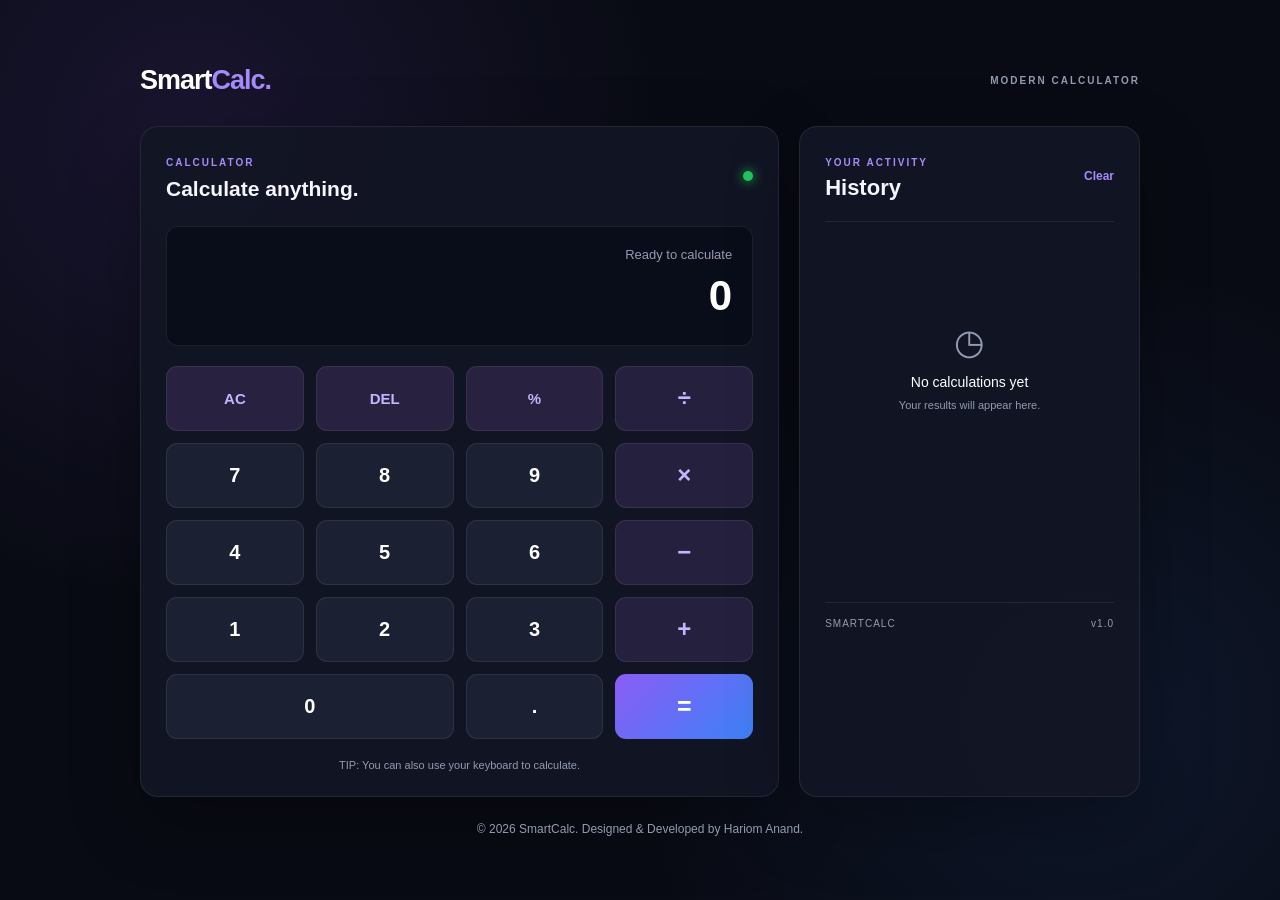
<file: Afame-Calculator/index.html>
<!DOCTYPE html>
<html lang="en">

<head>
    <meta charset="UTF-8">
    <meta name="viewport" content="width=device-width, initial-scale=1.0">

    <title>SmartCalc | Modern Calculator</title>

    <meta name="description"
        content="A modern responsive calculator with keyboard support and calculation history.">

    <link rel="stylesheet" href="style.css">
</head>

<body>

    <main class="app-container">

        <!-- Header -->
        <header class="header">
            <a href="#" class="logo">
                Smart<span>Calc.</span>
            </a>

            <span class="header-label">MODERN CALCULATOR</span>
        </header>


        <!-- Main Calculator Layout -->
        <section class="calculator-layout">

            <!-- Calculator -->
            <div class="calculator">

                <div class="calculator-top">
                    <div>
                        <span class="small-label">CALCULATOR</span>
                        <h1>Calculate anything.</h1>
                    </div>

                    <div class="status-dot"></div>
                </div>


                <!-- Display -->
                <div class="display">

                    <div class="previous-expression" id="previousExpression">
                        Ready to calculate
                    </div>

                    <input
                        type="text"
                        id="display"
                        class="display-input"
                        value="0"
                        readonly
                        aria-label="Calculator display"
                    >

                </div>


                <!-- Calculator Buttons -->
                <div class="buttons-grid">

                    <button class="btn function-btn" data-action="clear">
                        AC
                    </button>

                    <button class="btn function-btn" data-action="delete">
                        DEL
                    </button>

                    <button class="btn function-btn" data-action="percent">
                        %
                    </button>

                    <button class="btn operator-btn" data-value="/">
                        ÷
                    </button>


                    <button class="btn" data-value="7">7</button>
                    <button class="btn" data-value="8">8</button>
                    <button class="btn" data-value="9">9</button>
                    <button class="btn operator-btn" data-value="*">×</button>


                    <button class="btn" data-value="4">4</button>
                    <button class="btn" data-value="5">5</button>
                    <button class="btn" data-value="6">6</button>
                    <button class="btn operator-btn" data-value="-">−</button>


                    <button class="btn" data-value="1">1</button>
                    <button class="btn" data-value="2">2</button>
                    <button class="btn" data-value="3">3</button>
                    <button class="btn operator-btn" data-value="+">+</button>


                    <button class="btn zero-btn" data-value="0">0</button>
                    <button class="btn" data-value=".">.</button>

                    <button class="btn equal-btn" data-action="calculate">
                        =
                    </button>

                </div>


                <div class="keyboard-note">
                    TIP: You can also use your keyboard to calculate.
                </div>

            </div>


            <!-- History Panel -->
            <aside class="history-panel">

                <div class="history-header">
                    <div>
                        <span class="small-label">YOUR ACTIVITY</span>
                        <h2>History</h2>
                    </div>

                    <button id="clearHistory" class="clear-history">
                        Clear
                    </button>
                </div>


                <div id="historyList" class="history-list">

                    <div class="empty-history">
                        <div class="history-icon">◷</div>
                        <p>No calculations yet</p>
                        <span>Your results will appear here.</span>
                    </div>

                </div>

                <div class="history-footer">
                    <span>SMARTCALC</span>
                    <span>v1.0</span>
                </div>

            </aside>

        </section>


        <!-- Footer -->
        <footer class="footer">
            <p>
                © <span id="year"></span> SmartCalc.
                Designed & Developed by Hariom Anand.
            </p>
        </footer>

    </main>


    <script src="script.js"></script>

</body>
</html>
</file>
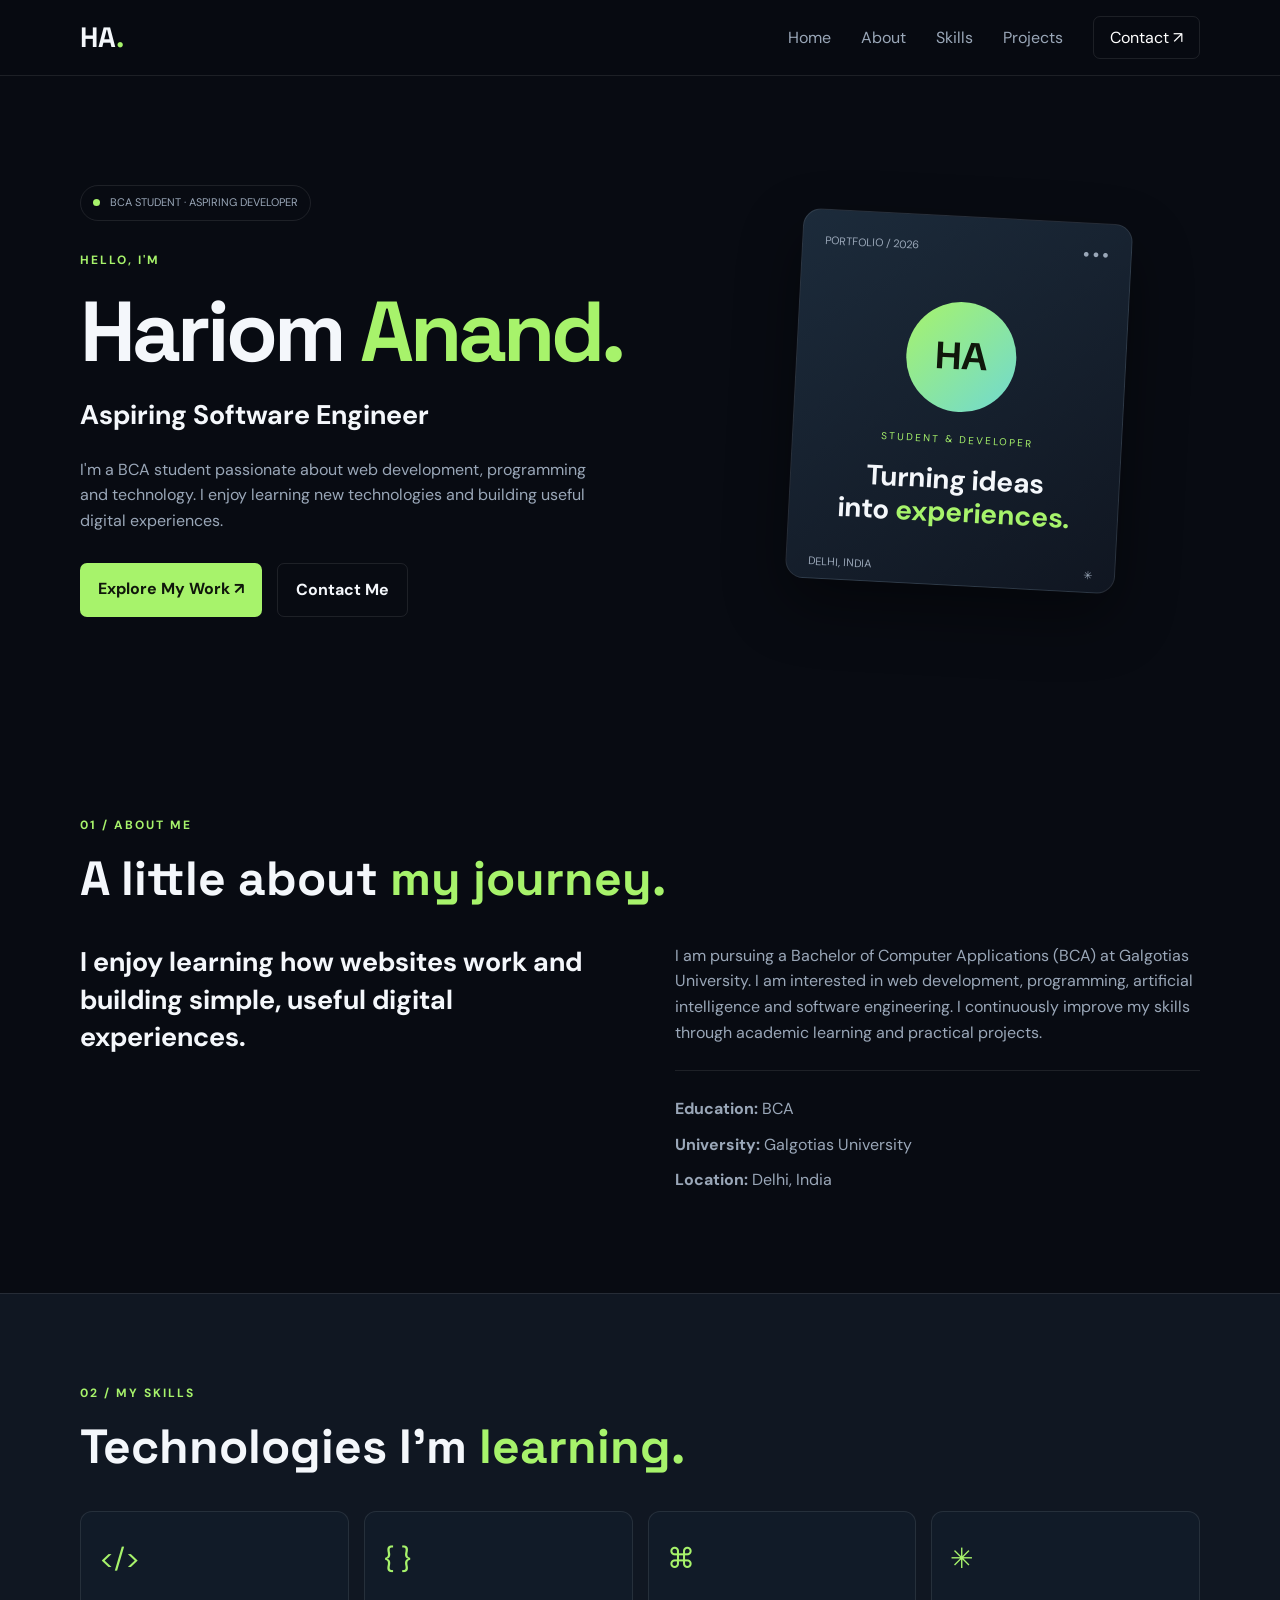
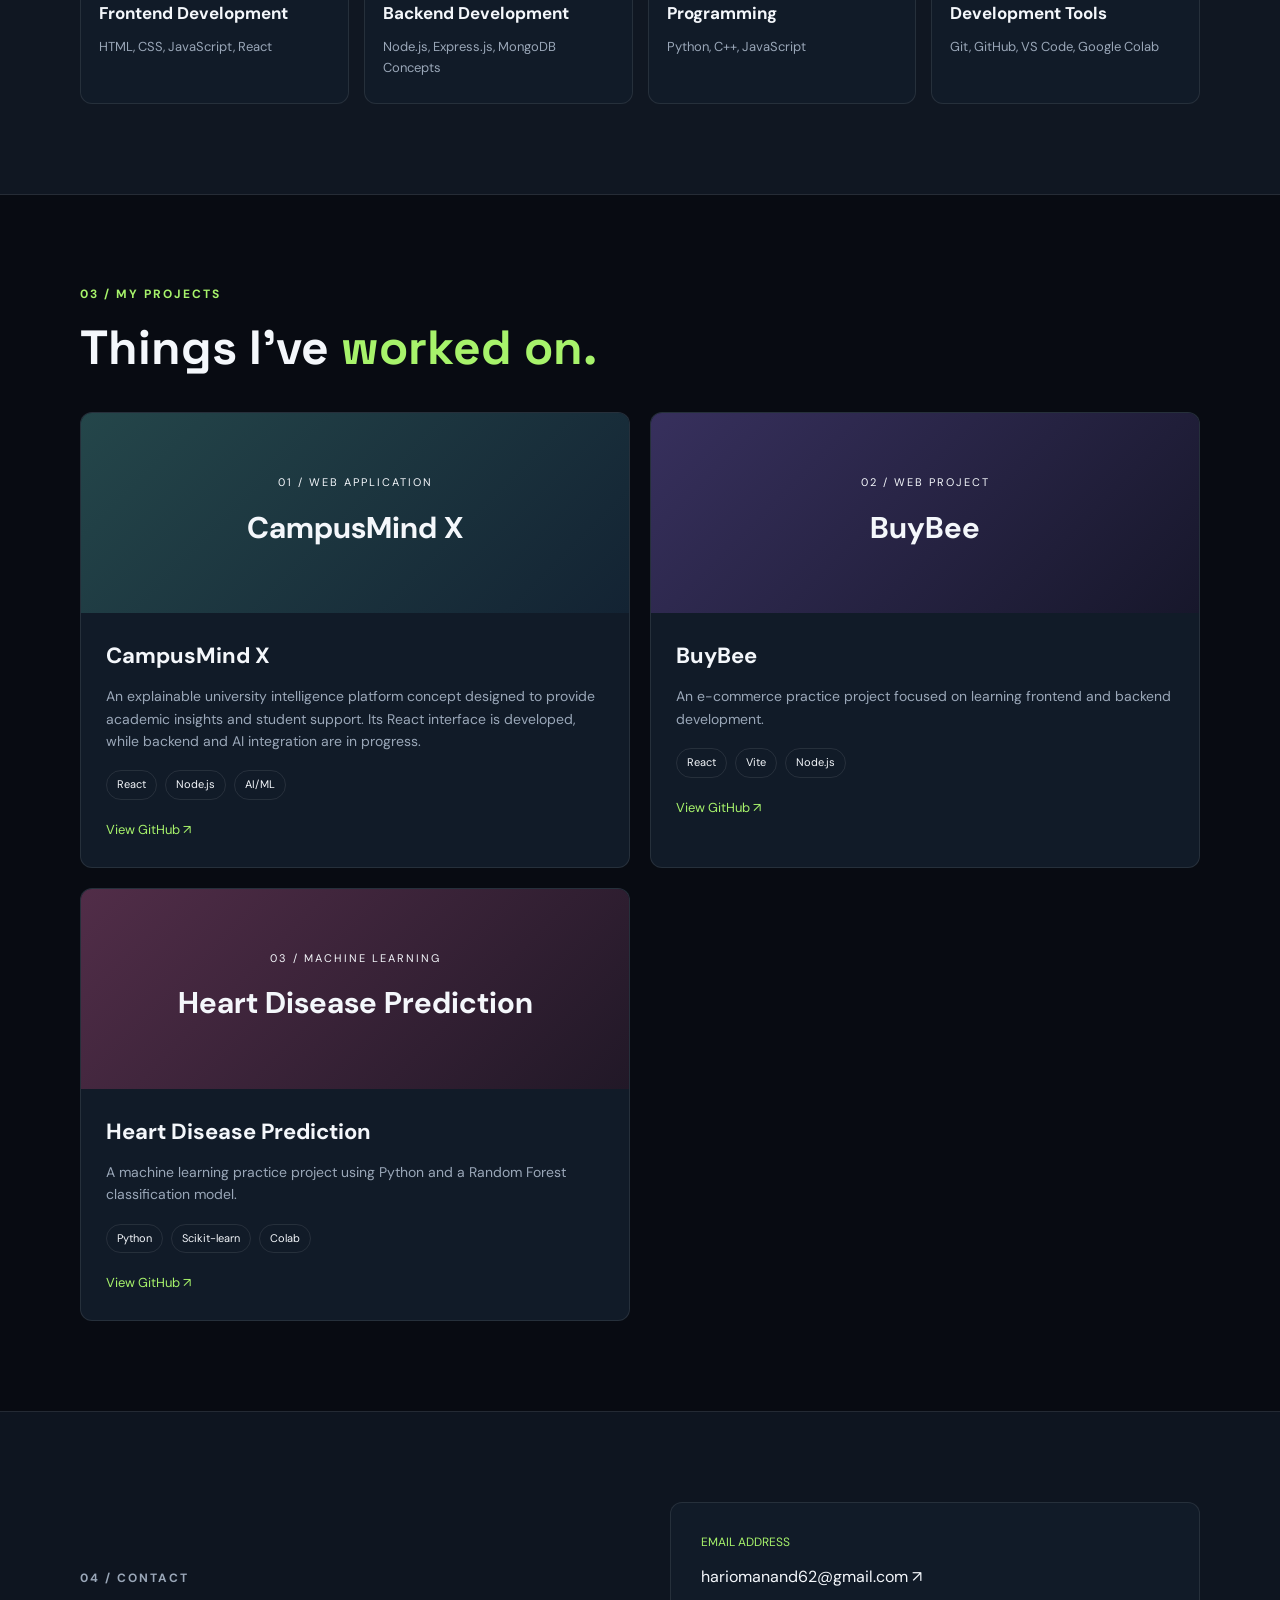
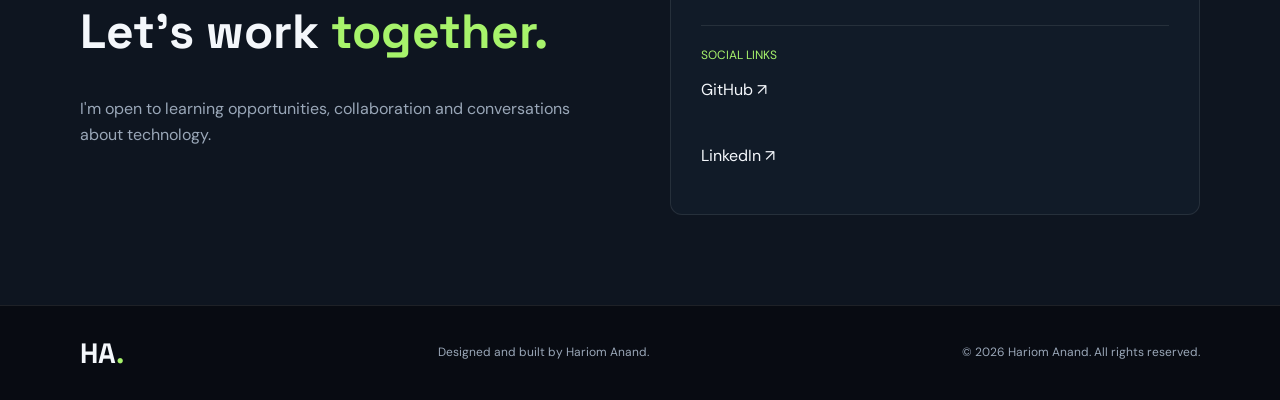
<file: Afame-Portfolio/index.html>
<!DOCTYPE html>
<html lang="en">
<head>
    <meta charset="UTF-8">
    <meta name="viewport" content="width=device-width, initial-scale=1.0">

    <title>Hariom Anand | Portfolio</title>

    <link rel="stylesheet" href="css/style.css">

    <!-- Google Fonts -->
    <link rel="preconnect" href="https://fonts.googleapis.com">
    <link rel="preconnect" href="https://fonts.gstatic.com" crossorigin>
    <link href="https://fonts.googleapis.com/css2?family=DM+Sans:wght@400;500;600;700&family=Space+Grotesk:wght@500;600;700&display=swap" rel="stylesheet">

    <script src="js/script.js" defer></script>
</head>

<body>

    <!-- Navbar -->
    <header>
        <nav class="navbar container">

            <a href="#home" class="logo">HA<span>.</span></a>

            <button class="menu-toggle" id="menuToggle">
                ☰
            </button>

            <ul class="nav-links" id="navLinks">
                <li><a href="#home">Home</a></li>
                <li><a href="#about">About</a></li>
                <li><a href="#skills">Skills</a></li>
                <li><a href="#projects">Projects</a></li>
                <li><a href="#contact" class="contact-btn">Contact ↗</a></li>
            </ul>

        </nav>
    </header>


    <!-- Hero Section -->
    <section class="hero container" id="home">

        <div class="hero-content">

            <p class="tagline">
                <span class="dot"></span>
                BCA STUDENT · ASPIRING DEVELOPER
            </p>

            <p class="intro">HELLO, I'M</p>

            <h1>Hariom <span>Anand.</span></h1>

            <h2>Aspiring Software Engineer</h2>

            <p class="description">
                I'm a BCA student passionate about web development,
                programming and technology. I enjoy learning new
                technologies and building useful digital experiences.
            </p>

            <div class="hero-buttons">
                <a href="#projects" class="btn primary-btn">
                    Explore My Work ↗
                </a>

                <a href="#contact" class="btn secondary-btn">
                    Contact Me
                </a>
            </div>

        </div>


        <div class="hero-image">

            <div class="profile-card">

                <div class="profile-top">
                    <span>PORTFOLIO / 2026</span>
                    <span>● ● ●</span>
                </div>

                <div class="avatar">HA</div>

                <p class="profile-label">
                    STUDENT & DEVELOPER
                </p>

                <h3>
                    Turning ideas<br>
                    into <span>experiences.</span>
                </h3>

                <div class="profile-bottom">
                    <span>DELHI, INDIA</span>
                    <span>✳</span>
                </div>

            </div>

        </div>

    </section>


    <!-- About Section -->
    <section class="section container" id="about">

        <p class="section-number">01 / ABOUT ME</p>

        <h2 class="section-title">
            A little about <span>my journey.</span>
        </h2>

        <div class="about-content">

            <div>
                <h3>
                    I enjoy learning how websites work
                    and building simple, useful digital experiences.
                </h3>
            </div>

            <div>
                <p>
                    I am pursuing a Bachelor of Computer Applications
                    (BCA) at Galgotias University.

                    I am interested in web development, programming,
                    artificial intelligence and software engineering.

                    I continuously improve my skills through academic
                    learning and practical projects.
                </p>

                <div class="education">
                    <p><strong>Education:</strong> BCA</p>
                    <p><strong>University:</strong> Galgotias University</p>
                    <p><strong>Location:</strong> Delhi, India</p>
                </div>

            </div>

        </div>

    </section>


    <!-- Skills Section -->
    <section class="section skills-section" id="skills">

        <div class="container">

            <p class="section-number">02 / MY SKILLS</p>

            <h2 class="section-title">
                Technologies I'm <span>learning.</span>
            </h2>

            <div class="skills-grid">

                <div class="skill-card">
                    <div class="skill-icon">&lt;/&gt;</div>
                    <h3>Frontend Development</h3>
                    <p>HTML, CSS, JavaScript, React</p>
                </div>

                <div class="skill-card">
                    <div class="skill-icon">{ }</div>
                    <h3>Backend Development</h3>
                    <p>Node.js, Express.js, MongoDB Concepts</p>
                </div>

                <div class="skill-card">
                    <div class="skill-icon">⌘</div>
                    <h3>Programming</h3>
                    <p>Python, C++, JavaScript</p>
                </div>

                <div class="skill-card">
                    <div class="skill-icon">✳</div>
                    <h3>Development Tools</h3>
                    <p>Git, GitHub, VS Code, Google Colab</p>
                </div>

            </div>

        </div>

    </section>


    <!-- Projects Section -->
    <section class="section container" id="projects">

        <p class="section-number">03 / MY PROJECTS</p>

        <h2 class="section-title">
            Things I've <span>worked on.</span>
        </h2>

        <div class="projects-grid">

            <div class="project-card">

                <div class="project-image campus">
                    <span>01 / WEB APPLICATION</span>
                    <h3>CampusMind X</h3>
                </div>

                <div class="project-info">
                    <h3>CampusMind X</h3>

                    <p>
                        An explainable university intelligence platform
                        concept designed to provide academic insights
                        and student support. Its React interface is
                        developed, while backend and AI integration
                        are in progress.
                    </p>

                    <div class="project-tags">
                        <span>React</span>
                        <span>Node.js</span>
                        <span>AI/ML</span>
                    </div>

                    <a href="https://github.com/hariom9006"
                       target="_blank" rel="noopener">
                        View GitHub ↗
                    </a>
                </div>

            </div>


            <div class="project-card">

                <div class="project-image buybee">
                    <span>02 / WEB PROJECT</span>
                    <h3>BuyBee</h3>
                </div>

                <div class="project-info">
                    <h3>BuyBee</h3>

                    <p>
                        An e-commerce practice project focused on
                        learning frontend and backend development.
                    </p>

                    <div class="project-tags">
                        <span>React</span>
                        <span>Vite</span>
                        <span>Node.js</span>
                    </div>

                    <a href="https://github.com/hariom9006"
                       target="_blank" rel="noopener">
                        View GitHub ↗
                    </a>
                </div>

            </div>


            <div class="project-card">

                <div class="project-image heart">
                    <span>03 / MACHINE LEARNING</span>
                    <h3>Heart Disease Prediction</h3>
                </div>

                <div class="project-info">
                    <h3>Heart Disease Prediction</h3>

                    <p>
                        A machine learning practice project using
                        Python and a Random Forest classification
                        model.
                    </p>

                    <div class="project-tags">
                        <span>Python</span>
                        <span>Scikit-learn</span>
                        <span>Colab</span>
                    </div>

                    <a href="https://github.com/hariom9006"
                       target="_blank" rel="noopener">
                        View GitHub ↗
                    </a>
                </div>

            </div>

        </div>

    </section>


    <!-- Contact Section -->
    <section class="section contact-section" id="contact">

        <div class="container contact-content">

            <div>
                <p class="section-number">04 / CONTACT</p>

                <h2 class="section-title">
                    Let's work <span>together.</span>
                </h2>

                <p>
                    I'm open to learning opportunities,
                    collaboration and conversations about technology.
                </p>
            </div>

            <div class="contact-card">

                <p>EMAIL ADDRESS</p>

                <a href="mailto:your.email@example.com">
                    hariomanand62@gmail.com ↗
                </a>

                <hr>

                <p>SOCIAL LINKS</p>

                <a href="https://github.com/hariom9006"
                   target="_blank" rel="noopener">
                    GitHub ↗
                </a>

                <br><br>

                <a href="https://www.linkedin.com/"
                   target="_blank" rel="noopener">
                    LinkedIn ↗
                </a>

            </div>

        </div>

    </section>


    <!-- Footer -->
    <footer>

        <div class="container footer-content">

            <a href="#home" class="logo">HA<span>.</span></a>

            <p>Designed and built by Hariom Anand.</p>

            <p>
                © <span id="year"></span> Hariom Anand.
                All rights reserved.
            </p>

        </div>

    </footer>

</body>
</html>
</file>
<file: Afame-Calculator/style.css>
/* =========================
   GLOBAL STYLES
========================= */

* {
    margin: 0;
    padding: 0;
    box-sizing: border-box;
}

:root {
    --background: #090b14;
    --card: #121624;
    --card-light: #1b2132;
    --text: #f5f6ff;
    --muted: #929bb0;
    --purple: #8b5cf6;
    --blue: #3b82f6;
    --border: rgba(255, 255, 255, 0.08);
}

body {
    min-height: 100vh;
    background:
        radial-gradient(circle at 15% 15%, rgba(139, 92, 246, 0.12), transparent 35%),
        radial-gradient(circle at 85% 80%, rgba(59, 130, 246, 0.10), transparent 35%),
        var(--background);
    color: var(--text);
    font-family: Arial, Helvetica, sans-serif;
    display: flex;
    align-items: center;
    justify-content: center;
    padding: 30px 15px;
}

button {
    font: inherit;
}


/* =========================
   MAIN CONTAINER
========================= */

.app-container {
    width: 100%;
    max-width: 1000px;
    margin: auto;
}


/* =========================
   HEADER
========================= */

.header {
    display: flex;
    justify-content: space-between;
    align-items: center;
    margin-bottom: 30px;
}

.logo {
    color: white;
    font-size: 27px;
    font-weight: 800;
    text-decoration: none;
    letter-spacing: -1px;
}

.logo span {
    color: #a78bfa;
}

.header-label {
    color: var(--muted);
    font-size: 10px;
    letter-spacing: 2px;
    font-weight: 700;
}


/* =========================
   CALCULATOR LAYOUT
========================= */

.calculator-layout {
    display: grid;
    grid-template-columns: 1.5fr 0.8fr;
    gap: 20px;
    align-items: stretch;
}

.calculator,
.history-panel {
    background: rgba(18, 22, 36, 0.95);
    border: 1px solid var(--border);
    border-radius: 18px;
    padding: 25px;
    box-shadow: 0 25px 70px rgba(0, 0, 0, 0.3);
}


/* =========================
   CALCULATOR TOP
========================= */

.calculator-top {
    display: flex;
    justify-content: space-between;
    align-items: center;
    margin-bottom: 25px;
}

.small-label {
    font-size: 10px;
    color: #a78bfa;
    letter-spacing: 2px;
    font-weight: 700;
}

.calculator-top h1 {
    font-size: 21px;
    margin-top: 7px;
}

.status-dot {
    height: 10px;
    width: 10px;
    background: #22c55e;
    border-radius: 50%;
    box-shadow: 0 0 12px #22c55e;
}


/* =========================
   DISPLAY
========================= */

.display {
    background: #090d19;
    border: 1px solid var(--border);
    border-radius: 12px;
    padding: 20px;
    min-height: 115px;
    display: flex;
    flex-direction: column;
    justify-content: space-between;
    margin-bottom: 20px;
    overflow: hidden;
}

.previous-expression {
    color: var(--muted);
    font-size: 13px;
    text-align: right;
    min-height: 20px;
    overflow-wrap: anywhere;
}

.display-input {
    width: 100%;
    background: transparent;
    border: none;
    outline: none;
    color: white;
    font-size: clamp(30px, 5vw, 42px);
    font-weight: 700;
    text-align: right;
    padding: 5px 0;
}


/* =========================
   BUTTON GRID
========================= */

.buttons-grid {
    display: grid;
    grid-template-columns: repeat(4, 1fr);
    gap: 12px;
}

.btn {
    min-height: 65px;
    border: 1px solid var(--border);
    border-radius: 11px;
    background: #1b2132;
    color: white;
    font-size: 20px;
    font-weight: 600;
    cursor: pointer;
    transition: transform 0.2s, background 0.2s, border-color 0.2s;
}

.btn:hover {
    background: #293149;
    border-color: rgba(255, 255, 255, 0.2);
    transform: translateY(-2px);
}

.btn:active {
    transform: scale(0.96);
}

.function-btn {
    color: #c4b5fd;
    background: #28213f;
    font-size: 15px;
}

.function-btn:hover {
    background: #392d5b;
}

.operator-btn {
    color: #c4b5fd;
    background: #25203d;
    font-size: 24px;
}

.operator-btn:hover {
    background: #392d5b;
}

.zero-btn {
    grid-column: span 2;
}

.equal-btn {
    background: linear-gradient(135deg, var(--purple), var(--blue));
    border: none;
    font-size: 25px;
}

.equal-btn:hover {
    background: linear-gradient(135deg, #9b75ff, #5795ff);
}


/* =========================
   KEYBOARD NOTE
========================= */

.keyboard-note {
    text-align: center;
    color: var(--muted);
    font-size: 11px;
    margin-top: 20px;
}


/* =========================
   HISTORY PANEL
========================= */

.history-panel {
    display: flex;
    flex-direction: column;
    min-height: 530px;
}

.history-header {
    display: flex;
    justify-content: space-between;
    align-items: center;
    padding-bottom: 20px;
    border-bottom: 1px solid var(--border);
}

.history-header h2 {
    font-size: 22px;
    margin-top: 5px;
}

.clear-history {
    background: transparent;
    color: #a78bfa;
    border: none;
    cursor: pointer;
    font-size: 12px;
    font-weight: 600;
}

.clear-history:hover {
    color: white;
}

.history-list {
    flex: 1;
    overflow-y: auto;
    max-height: 380px;
    padding-top: 15px;
}

.empty-history {
    text-align: center;
    color: var(--muted);
    margin-top: 85px;
}

.history-icon {
    font-size: 35px;
    margin-bottom: 12px;
}

.empty-history p {
    color: white;
    font-size: 14px;
    margin-bottom: 5px;
}

.empty-history span {
    font-size: 11px;
}

.history-item {
    padding: 14px 10px;
    border-bottom: 1px solid var(--border);
    cursor: pointer;
    transition: background 0.2s;
    border-radius: 7px;
}

.history-item:hover {
    background: var(--card-light);
}

.history-expression {
    color: var(--muted);
    font-size: 12px;
    margin-bottom: 5px;
    overflow-wrap: anywhere;
}

.history-result {
    font-size: 19px;
    font-weight: 700;
    color: #c4b5fd;
    overflow-wrap: anywhere;
}

.history-footer {
    border-top: 1px solid var(--border);
    padding-top: 15px;
    display: flex;
    justify-content: space-between;
    color: var(--muted);
    font-size: 10px;
    letter-spacing: 1px;
}


/* =========================
   FOOTER
========================= */

.footer {
    text-align: center;
    margin-top: 25px;
    color: var(--muted);
    font-size: 12px;
}


/* =========================
   RESPONSIVE DESIGN
========================= */

@media (max-width: 750px) {

    .calculator-layout {
        grid-template-columns: 1fr;
    }

    .history-panel {
        min-height: 300px;
    }

    .history-list {
        max-height: 250px;
    }

    .empty-history {
        margin-top: 35px;
    }
}


@media (max-width: 450px) {

    body {
        padding: 20px 10px;
    }

    .calculator,
    .history-panel {
        padding: 17px;
    }

    .header-label {
        font-size: 8px;
    }

    .logo {
        font-size: 23px;
    }

    .calculator-top h1 {
        font-size: 18px;
    }

    .btn {
        min-height: 58px;
        font-size: 18px;
    }

    .buttons-grid {
        gap: 8px;
    }

    .display {
        padding: 15px;
    }

}
</file>
<file: Afame-Portfolio/css/style.css>
/* =========================
   GLOBAL SETTINGS
========================= */

:root {
    --bg: #080b12;
    --card: #111b28;
    --text: #f4f7fb;
    --muted: #9aa7b8;
    --accent: #a7f36b;
    --border: rgba(255,255,255,0.09);
}

* {
    margin: 0;
    padding: 0;
    box-sizing: border-box;
}

html {
    scroll-behavior: smooth;
}

body {
    background: var(--bg);
    color: var(--text);
    font-family: 'DM Sans', sans-serif;
    line-height: 1.6;
}

a {
    text-decoration: none;
    color: inherit;
}

.container {
    width: 90%;
    max-width: 1120px;
    margin: auto;
}


/* =========================
   NAVIGATION
========================= */

header {
    position: sticky;
    top: 0;
    z-index: 100;
    background: rgba(8,11,18,0.95);
    border-bottom: 1px solid var(--border);
}

.navbar {
    min-height: 75px;
    display: flex;
    align-items: center;
    justify-content: space-between;
}

.logo {
    font-size: 28px;
    font-weight: 700;
    font-family: 'Space Grotesk', sans-serif;
}

.logo span {
    color: var(--accent);
}

.nav-links {
    display: flex;
    list-style: none;
    align-items: center;
    gap: 30px;
}

.nav-links a {
    color: var(--muted);
    transition: 0.3s;
}

.nav-links a:hover {
    color: var(--accent);
}

.contact-btn {
    padding: 10px 16px;
    border: 1px solid var(--border);
    border-radius: 7px;
    color: white !important;
}

.menu-toggle {
    display: none;
    background: none;
    color: white;
    border: none;
    font-size: 25px;
    cursor: pointer;
}


/* =========================
   HERO SECTION
========================= */

.hero {
    min-height: 650px;
    display: grid;
    grid-template-columns: 1.1fr 0.9fr;
    align-items: center;
    gap: 50px;
    padding-top: 60px;
    padding-bottom: 60px;
}

.tagline {
    display: inline-block;
    padding: 8px 12px;
    border: 1px solid var(--border);
    border-radius: 30px;
    font-size: 11px;
    color: var(--muted);
}

.dot {
    display: inline-block;
    width: 7px;
    height: 7px;
    background: var(--accent);
    border-radius: 50%;
    margin-right: 7px;
}

.intro,
.section-number {
    color: var(--accent);
    letter-spacing: 2px;
    font-size: 12px;
    font-weight: bold;
    margin-bottom: 15px;
}

.intro {
    margin-top: 30px;
}

.hero h1 {
    font-family: 'Space Grotesk', sans-serif;
    font-size: clamp(50px, 7vw, 85px);
    letter-spacing: -4px;
    line-height: 1.1;
}

.hero h1 span,
.section-title span {
    color: var(--accent);
}

.hero h2 {
    font-size: 27px;
    margin-top: 15px;
}

.description {
    color: var(--muted);
    max-width: 520px;
    margin-top: 20px;
}

.hero-buttons {
    display: flex;
    flex-wrap: wrap;
    gap: 15px;
    margin-top: 30px;
}

.btn {
    padding: 13px 18px;
    border-radius: 7px;
    font-weight: bold;
    transition: 0.3s;
}

.btn:hover {
    transform: translateY(-3px);
}

.primary-btn {
    background: var(--accent);
    color: #10170b;
}

.secondary-btn {
    border: 1px solid var(--border);
}


/* =========================
   PROFILE CARD
========================= */

.hero-image {
    display: flex;
    justify-content: center;
    align-items: center;
}

.profile-card {
    width: 330px;
    height: 370px;
    background: linear-gradient(145deg, #1c2b3b, #101621);
    border: 1px solid var(--border);
    border-radius: 18px;
    padding: 22px;
    transform: rotate(3deg);
    box-shadow: 0 25px 60px rgba(0,0,0,0.4);
}

.profile-top,
.profile-bottom {
    display: flex;
    justify-content: space-between;
    color: var(--muted);
    font-size: 11px;
}

.avatar {
    width: 110px;
    height: 110px;
    margin: 45px auto 20px;
    border-radius: 50%;
    background: linear-gradient(135deg, var(--accent), #70d9d1);
    color: #10170b;
    display: flex;
    justify-content: center;
    align-items: center;
    font-size: 38px;
    font-weight: bold;
}

.profile-label {
    text-align: center;
    font-size: 10px;
    color: var(--accent);
    letter-spacing: 2px;
}

.profile-card h3 {
    text-align: center;
    font-size: 28px;
    margin-top: 15px;
    line-height: 1.2;
}

.profile-card h3 span {
    color: var(--accent);
}

.profile-bottom {
    margin-top: 30px;
}


/* =========================
   COMMON SECTION
========================= */

.section {
    padding-top: 90px;
    padding-bottom: 90px;
}

.section-title {
    font-family: 'Space Grotesk', sans-serif;
    font-size: clamp(30px, 4vw, 48px);
    line-height: 1.2;
    margin-bottom: 35px;
}


/* =========================
   ABOUT SECTION
========================= */

.about-content {
    display: grid;
    grid-template-columns: 1fr 1fr;
    gap: 70px;
}

.about-content h3 {
    font-size: 27px;
    line-height: 1.4;
}

.about-content p {
    color: var(--muted);
}

.education {
    border-top: 1px solid var(--border);
    margin-top: 25px;
    padding-top: 15px;
}

.education p {
    margin: 10px 0;
}


/* =========================
   SKILLS SECTION
========================= */

.skills-section {
    background: #101722;
    border-top: 1px solid var(--border);
    border-bottom: 1px solid var(--border);
}

.skills-grid {
    display: grid;
    grid-template-columns: repeat(4, 1fr);
    gap: 15px;
}

.skill-card {
    background: var(--card);
    border: 1px solid var(--border);
    border-radius: 12px;
    padding: 25px 18px;
    transition: 0.3s;
}

.skill-card:hover {
    transform: translateY(-6px);
    border-color: var(--accent);
}

.skill-icon {
    color: var(--accent);
    font-size: 28px;
}

.skill-card h3 {
    font-size: 17px;
    margin-top: 18px;
}

.skill-card p {
    font-size: 13px;
    color: var(--muted);
    margin-top: 10px;
}


/* =========================
   PROJECTS SECTION
========================= */

.projects-grid {
    display: grid;
    grid-template-columns: repeat(2, 1fr);
    gap: 20px;
}

.project-card {
    background: var(--card);
    border: 1px solid var(--border);
    border-radius: 12px;
    overflow: hidden;
    transition: 0.3s;
}

.project-card:hover {
    transform: translateY(-5px);
    border-color: var(--accent);
}

.project-image {
    height: 200px;
    display: flex;
    flex-direction: column;
    justify-content: center;
    align-items: center;
    gap: 12px;
}

.project-image span {
    font-size: 11px;
    letter-spacing: 2px;
}

.project-image h3 {
    font-size: 30px;
}

.campus {
    background: linear-gradient(135deg, #24464a, #132333);
}

.buybee {
    background: linear-gradient(135deg, #37305d, #17172b);
}

.heart {
    background: linear-gradient(135deg, #512d48, #211827);
}

.project-info {
    padding: 25px;
}

.project-info h3 {
    font-size: 22px;
}

.project-info p {
    color: var(--muted);
    font-size: 14px;
    margin-top: 12px;
}

.project-tags {
    display: flex;
    flex-wrap: wrap;
    gap: 8px;
    margin-top: 18px;
}

.project-tags span {
    font-size: 11px;
    padding: 5px 10px;
    border: 1px solid var(--border);
    border-radius: 20px;
}

.project-info a {
    display: inline-block;
    color: var(--accent);
    font-size: 13px;
    margin-top: 20px;
}


/* =========================
   CONTACT SECTION
========================= */

.contact-section {
    background: #0e1520;
    border-top: 1px solid var(--border);
}

.contact-content {
    display: grid;
    grid-template-columns: 1fr 1fr;
    gap: 60px;
    align-items: center;
}

.contact-content p {
    color: var(--muted);
}

.contact-card {
    background: var(--card);
    border: 1px solid var(--border);
    border-radius: 12px;
    padding: 30px;
}

.contact-card p {
    font-size: 12px;
    margin-bottom: 12px;
    color: var(--accent);
}

.contact-card a {
    display: inline-block;
    margin-bottom: 15px;
    overflow-wrap: anywhere;
}

.contact-card hr {
    border: 0;
    border-top: 1px solid var(--border);
    margin: 20px 0;
}


/* =========================
   FOOTER
========================= */

footer {
    padding: 25px 0;
    border-top: 1px solid var(--border);
}

.footer-content {
    display: flex;
    justify-content: space-between;
    align-items: center;
    gap: 15px;
}

.footer-content p {
    color: var(--muted);
    font-size: 12px;
}


/* =========================
   RESPONSIVE DESIGN
========================= */

@media (max-width: 850px) {

    .hero {
        grid-template-columns: 1fr;
        gap: 45px;
    }

    .about-content,
    .contact-content {
        gap: 30px;
    }

    .skills-grid {
        grid-template-columns: repeat(2, 1fr);
    }
}

@media (max-width: 620px) {

    .menu-toggle {
        display: block;
    }

    .nav-links {
        display: none;
        position: absolute;
        top: 75px;
        left: 0;
        right: 0;
        background: #101722;
        flex-direction: column;
        padding: 25px;
        align-items: flex-start;
    }

    .nav-links.open {
        display: flex;
    }

    .hero h1 {
        font-size: 55px;
    }

    .about-content,
    .contact-content,
    .projects-grid {
        grid-template-columns: 1fr;
    }

    .skills-grid {
        grid-template-columns: 1fr 1fr;
    }

    .profile-card {
        width: 290px;
    }

    .footer-content {
        flex-direction: column;
        align-items: flex-start;
    }

}
</file>
